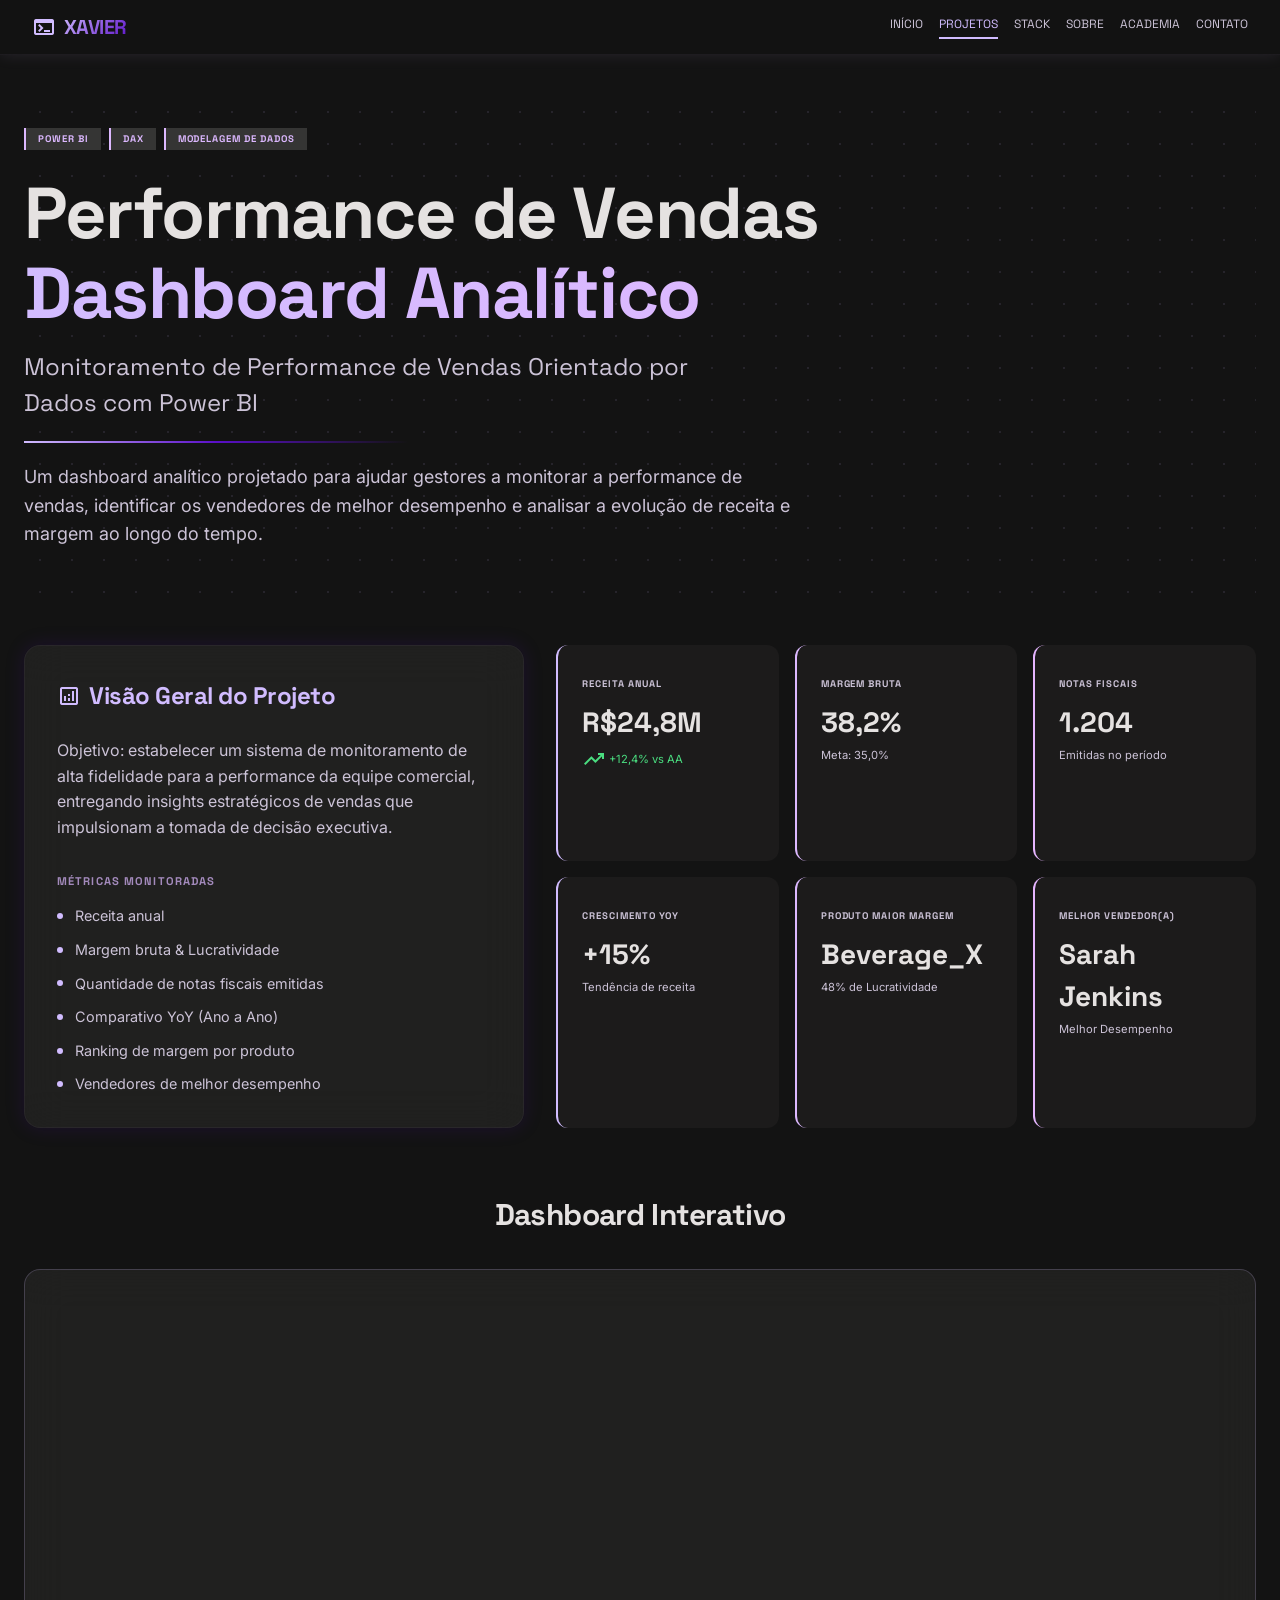
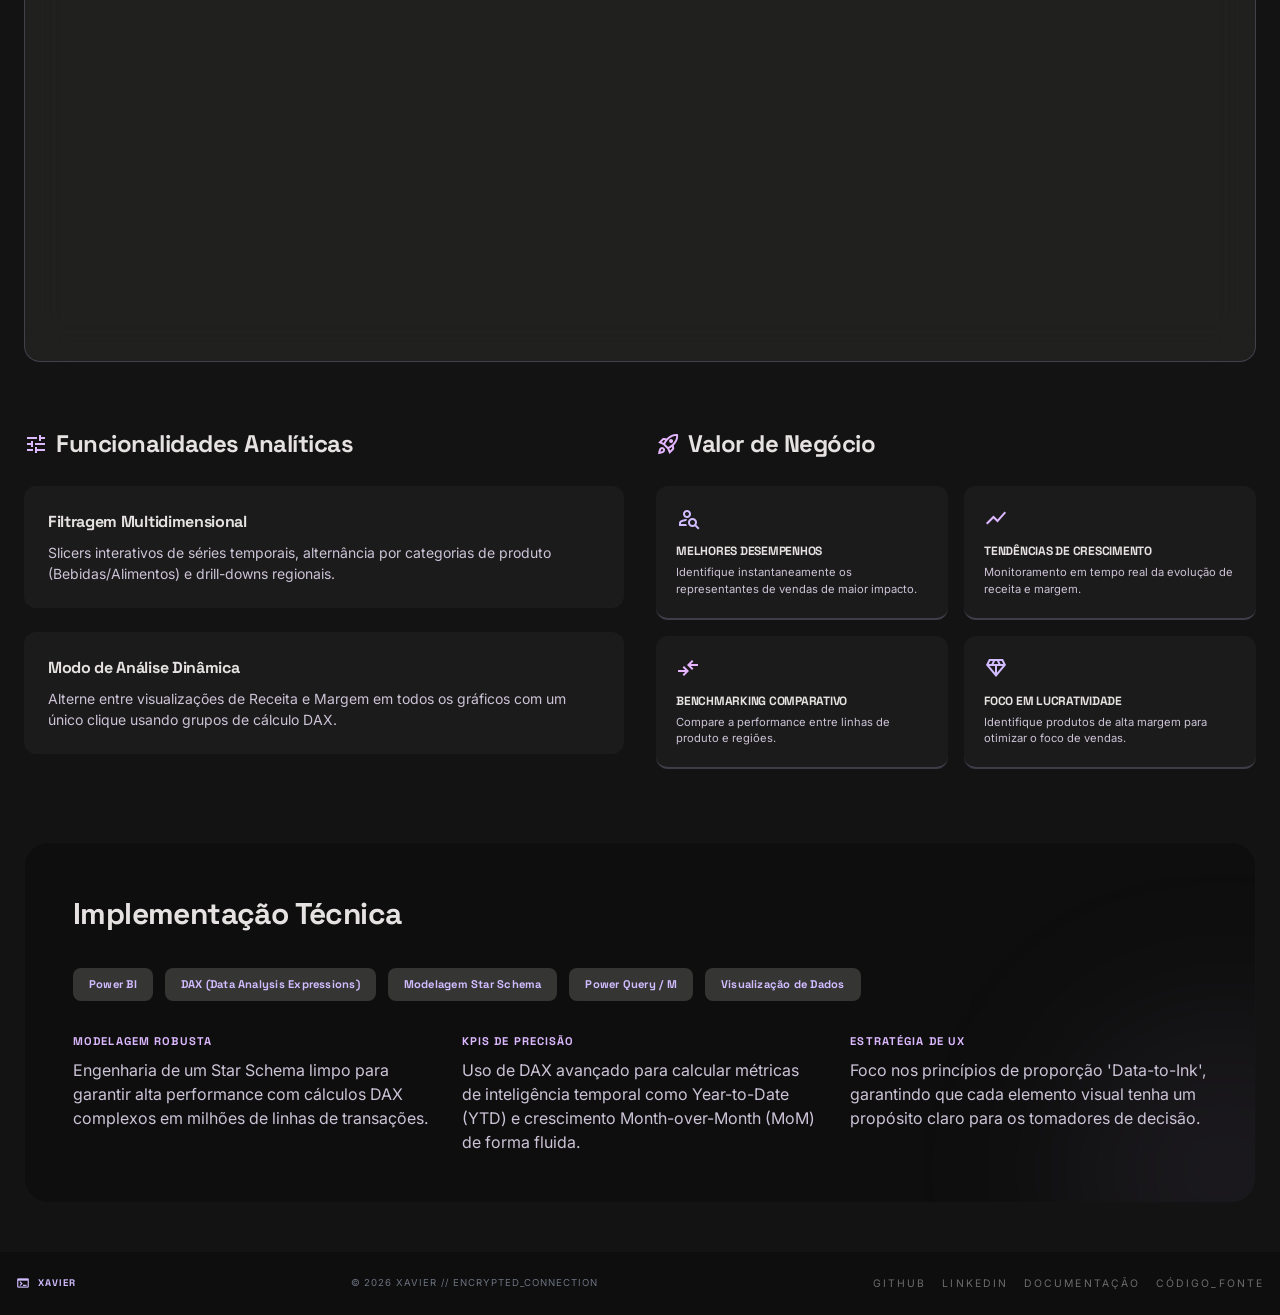
<file: pages/analise-performance-vendas.html>
<!DOCTYPE html>
<html lang="pt-BR">

<head>
  <meta charset="UTF-8">
  <meta name="viewport" content="width=device-width, initial-scale=1.0, viewport-fit=cover">
  <title>Análise de Performance de Vendas | Neon Dashboard</title>
  <!-- Google Fonts & Material Icons (no JS) -->
  <link
    href="https://fonts.googleapis.com/css2?family=Space+Grotesk:wght@300;400;500;600;700&family=Inter:wght@300;400;500;600;700&display=swap"
    rel="stylesheet">
  <link href="https://fonts.googleapis.com/css2?family=Material+Symbols+Outlined:wght,FILL@100..700,0..1&display=swap"
    rel="stylesheet">
  <!-- External CSS (pure, no Tailwind, no JS) -->
  <link rel="stylesheet" href="../styles/css/main.css">
    <link rel="stylesheet" href="../styles/css/pages/analise-vendas.css">
</head>

<body class="dark-body">
  <!-- ── Header ── -->
  <header class="top-bar">
    <div class="container">
      <div class="logo-area">
        <span class="material-symbols-outlined neon-icon">terminal</span>
        <span class="logo-text">Xavier</span>
      </div>
      <nav class="desktop-nav">
        <a href="../index.html" class="nav-link">Início</a>
        <a href="cases.html" class="nav-link active">Projetos</a>
        <a href="stack.html" class="nav-link">Stack</a>
        <a href="about.html" class="nav-link">Sobre</a>
        <a href="academic.html" class="nav-link">Academia</a>
        <a href="contact.html" class="nav-link">Contato</a>
      </nav>
    </div>
  </header>

  <main class="main-content">
    <!-- Hero Section with radial pattern -->
    <section class="hero-section">
      <div class="hero-bg-pattern"></div>
      <div class="hero-content">
        <div class="badge-group">
          <span class="badge">Power BI</span>
          <span class="badge">DAX</span>
          <span class="badge">Modelagem de Dados</span>
        </div>
        <h1 class="hero-title">
          Performance de Vendas <br>
          <span class="gradient-text">Dashboard Analítico</span>
        </h1>
        <p class="hero-subtitle">Monitoramento de Performance de Vendas Orientado por Dados com Power BI</p>
        <div class="hero-divider"></div>
        <p class="hero-description">
          Um dashboard analítico projetado para ajudar gestores a monitorar a performance de vendas, identificar os
          vendedores de melhor desempenho e analisar a evolução de receita e margem ao longo do tempo.
        </p>
      </div>
    </section>

    <!-- Project Overview + KPI Grid (no sidebar) -->
    <section class="overview-kpi-grid">
      <!-- Glass panel overview -->
      <div class="overview-card glass-panel">
        <h2 class="section-title-icon">
          <span class="material-symbols-outlined">analytics</span>
          Visão Geral do Projeto
        </h2>
        <p class="overview-text">
          Objetivo: estabelecer um sistema de monitoramento de alta fidelidade para a performance da equipe comercial,
          entregando insights estratégicos de vendas que impulsionam a tomada de decisão executiva.
        </p>
        <div class="metrics-list-container">
          <h3 class="metrics-heading">Métricas Monitoradas</h3>
          <ul class="metrics-list">
            <li><span class="bullet-dot"></span> Receita anual</li>
            <li><span class="bullet-dot"></span> Margem bruta &amp; Lucratividade</li>
            <li><span class="bullet-dot"></span> Quantidade de notas fiscais emitidas</li>
            <li><span class="bullet-dot"></span> Comparativo YoY (Ano a Ano)</li>
            <li><span class="bullet-dot"></span> Ranking de margem por produto</li>
            <li><span class="bullet-dot"></span> Vendedores de melhor desempenho</li>
          </ul>
        </div>
      </div>

      <!-- KPI Cards Grid -->
      <div class="kpi-grid">
        <div class="kpi-card border-primary">
          <span class="kpi-label">Receita Anual</span>
          <div class="kpi-value">R$24,8M</div>
          <div class="kpi-trend up"><span class="material-symbols-outlined">trending_up</span> +12,4% vs AA</div>
        </div>
        <div class="kpi-card border-secondary">
          <span class="kpi-label">Margem Bruta</span>
          <div class="kpi-value">38,2%</div>
          <div class="kpi-sub">Meta: 35,0%</div>
        </div>
        <div class="kpi-card border-tertiary">
          <span class="kpi-label">Notas Fiscais</span>
          <div class="kpi-value">1.204</div>
          <div class="kpi-sub">Emitidas no período</div>
        </div>
        <div class="kpi-card border-primary">
          <span class="kpi-label">Crescimento YoY</span>
          <div class="kpi-value">+15%</div>
          <div class="kpi-sub">Tendência de receita</div>
        </div>
        <div class="kpi-card border-secondary">
          <span class="kpi-label">Produto Maior Margem</span>
          <div class="kpi-value">Beverage_X</div>
          <div class="kpi-sub">48% de Lucratividade</div>
        </div>
        <div class="kpi-card border-tertiary">
          <span class="kpi-label">Melhor Vendedor(a)</span>
          <div class="kpi-value">Sarah Jenkins</div>
          <div class="kpi-sub">Melhor Desempenho</div>
        </div>
      </div>
    </section>

    <!-- Embedded Dashboard (Power BI placeholder) -->
    <section class="dashboard-section">
      <h2 class="dashboard-title">Dashboard Interativo</h2>
      <div class="dashboard-container glass-panel">
        <iframe title="dashboard Performance Vendas" width="100%" height="100%" src="https://app.powerbi.com/view?r=eyJrIjoiOGUzNGI0NWQtZDljYS00NmEyLWI4YjQtYmEyYTc1MDAxNTNjIiwidCI6IjEzOGExMjJiLTM5OTgtNDA3My1hNTcxLWZlN2FhYzQ5OTU2MCJ9" frameborder="0" allowFullScreen="true"></iframe>
      </div>
    </section>

    <!-- Analytical Features & Business Value (2-column) -->
    <section class="features-value-grid">
      <div class="features-col">
        <h3 class="col-heading"><span class="material-symbols-outlined text-secondary">tune</span> Funcionalidades
          Analíticas</h3>
        <div class="feature-card">
          <h4 class="feature-title">Filtragem Multidimensional</h4>
          <p class="feature-desc">Slicers interativos de séries temporais, alternância por categorias de produto
            (Bebidas/Alimentos) e drill-downs regionais.</p>
        </div>
        <div class="feature-card">
          <h4 class="feature-title">Modo de Análise Dinâmica</h4>
          <p class="feature-desc">Alterne entre visualizações de Receita e Margem em todos os gráficos com um único
            clique usando grupos de cálculo DAX.</p>
        </div>
      </div>
      <div class="value-col">
        <h3 class="col-heading"><span class="material-symbols-outlined text-tertiary">rocket_launch</span> Valor de
          Negócio</h3>
        <div class="value-grid-cards">
          <div class="value-card">
            <span class="material-symbols-outlined value-icon-primary">person_search</span>
            <h4 class="value-title">Melhores Desempenhos</h4>
            <p class="value-desc">Identifique instantaneamente os representantes de vendas de maior impacto.</p>
          </div>
          <div class="value-card">
            <span class="material-symbols-outlined value-icon-secondary">show_chart</span>
            <h4 class="value-title">Tendências de Crescimento</h4>
            <p class="value-desc">Monitoramento em tempo real da evolução de receita e margem.</p>
          </div>
          <div class="value-card">
            <span class="material-symbols-outlined value-icon-tertiary">compare_arrows</span>
            <h4 class="value-title">Benchmarking Comparativo</h4>
            <p class="value-desc">Compare a performance entre linhas de produto e regiões.</p>
          </div>
          <div class="value-card">
            <span class="material-symbols-outlined value-icon-primary">diamond</span>
            <h4 class="value-title">Foco em Lucratividade</h4>
            <p class="value-desc">Identifique produtos de alta margem para otimizar o foco de vendas.</p>
          </div>
        </div>
      </div>
    </section>

    <!-- Technical Implementation Section (blurred background) -->
    <section class="tech-section">
      <div class="tech-bg-blur"></div>
      <div class="tech-content">
        <h3 class="tech-main-title">Implementação Técnica</h3>
        <div class="tech-stack">
          <span class="tech-tag">Power BI</span>
          <span class="tech-tag">DAX (Data Analysis Expressions)</span>
          <span class="tech-tag">Modelagem Star Schema</span>
          <span class="tech-tag">Power Query / M</span>
          <span class="tech-tag">Visualização de Dados</span>
        </div>
        <div class="tech-grid">
          <div>
            <h4 class="tech-subtitle">Modelagem Robusta</h4>
            <p class="tech-text">Engenharia de um Star Schema limpo para garantir alta performance com cálculos DAX
              complexos em milhões de linhas de transações.</p>
          </div>
          <div>
            <h4 class="tech-subtitle">KPIs de Precisão</h4>
            <p class="tech-text">Uso de DAX avançado para calcular métricas de inteligência temporal como Year-to-Date
              (YTD) e crescimento Month-over-Month (MoM) de forma fluida.</p>
          </div>
          <div>
            <h4 class="tech-subtitle">Estratégia de UX</h4>
            <p class="tech-text">Foco nos princípios de proporção 'Data-to-Ink', garantindo que cada elemento visual
              tenha um propósito claro para os tomadores de decisão.</p>
          </div>
        </div>
      </div>
    </section>
  </main>

  <!-- Footer (no sidebar) -->
  <footer class="site-footer">
    <div class="footer-content">
      <div class="footer-logo">
        <span class="material-symbols-outlined footer-icon">terminal</span>
        <span class="footer-brand">XAVIER</span>
      </div>
      <div class="footer-copyright">© 2026 XAVIER // ENCRYPTED_CONNECTION</div>
      <div class="footer-links">
        <a href="https://github.com/xavier9190" class="footer-link" target="_blank">GitHub</a>
        <a href="https://www.linkedin.com/in/pedrohenriquereisxavier/" class="footer-link" target="_blank">LinkedIn</a>
        <a href="#" class="footer-link">Documentação</a>
        <a href="https://github.com/xavier9190/Portifolio" class="footer-link" target="_blank">Código_Fonte</a>
      </div>
    </div>
  </footer>
</body>

</html>
</file>
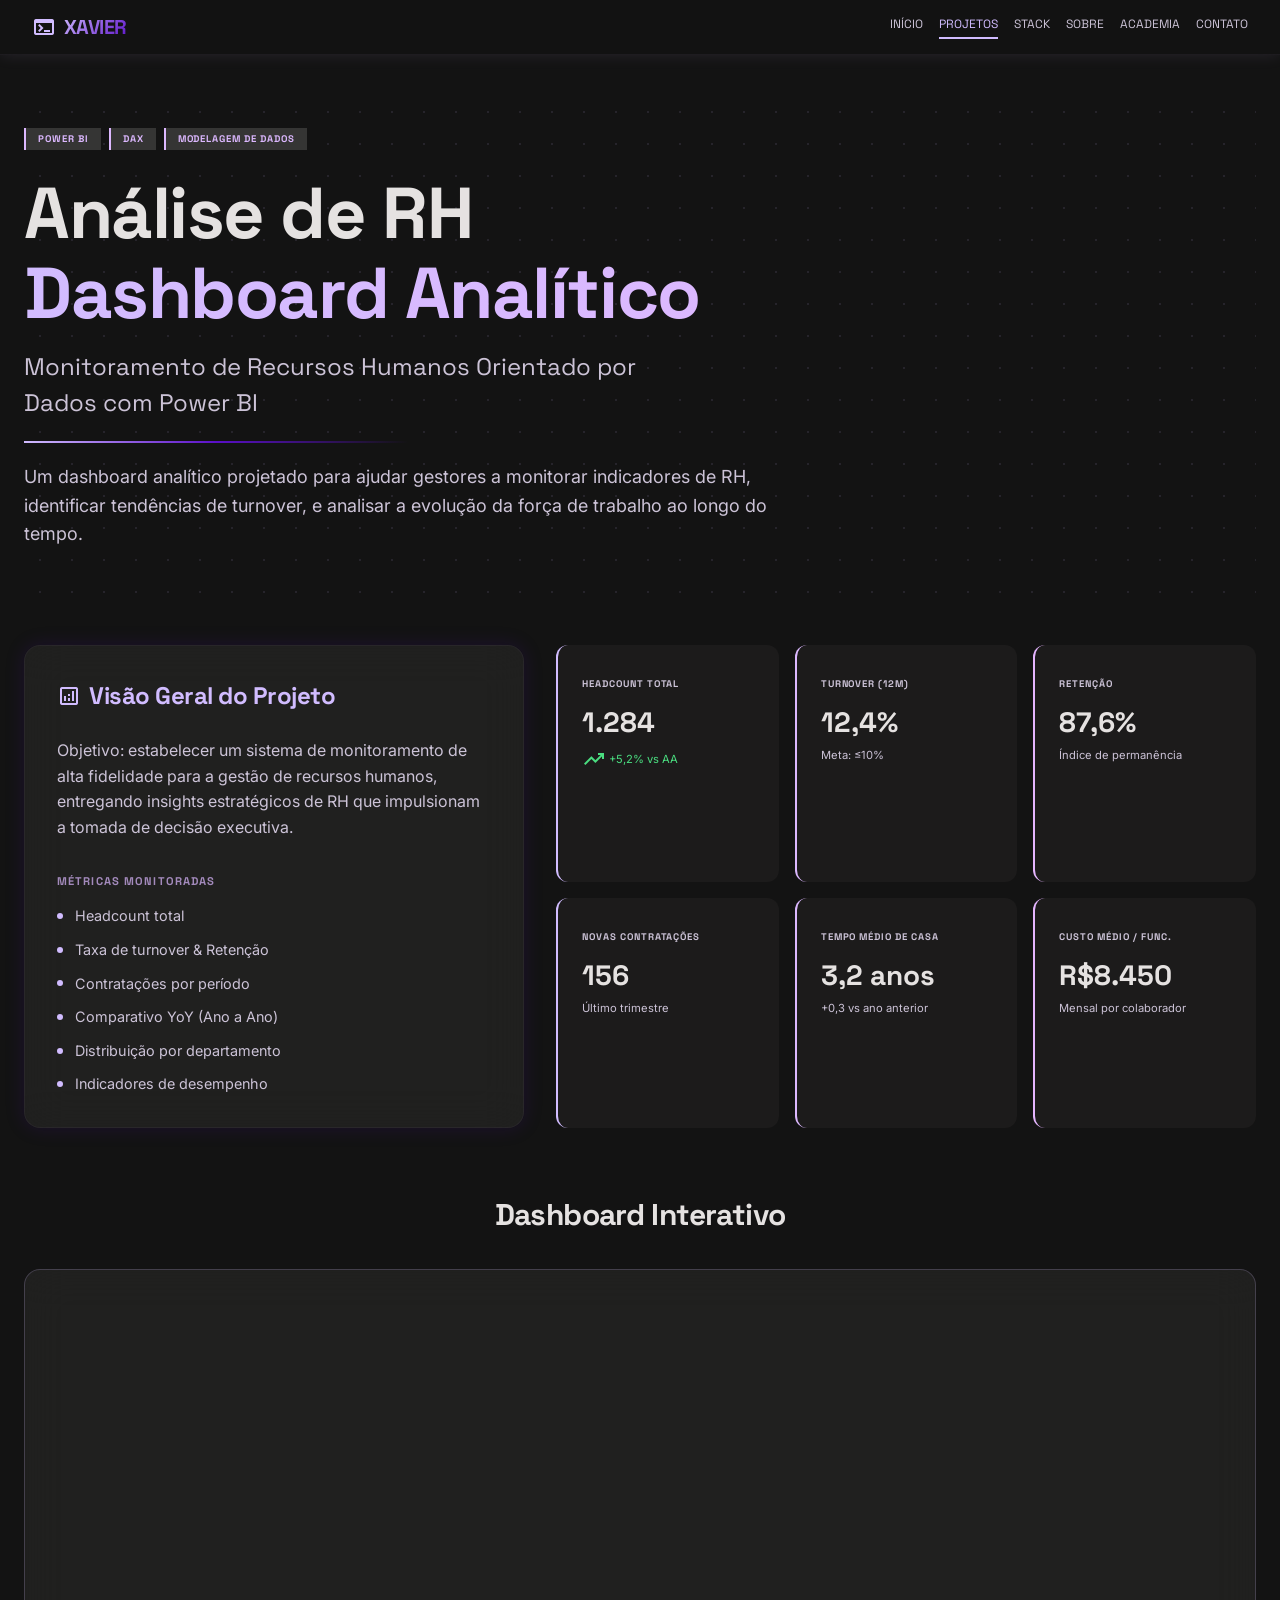
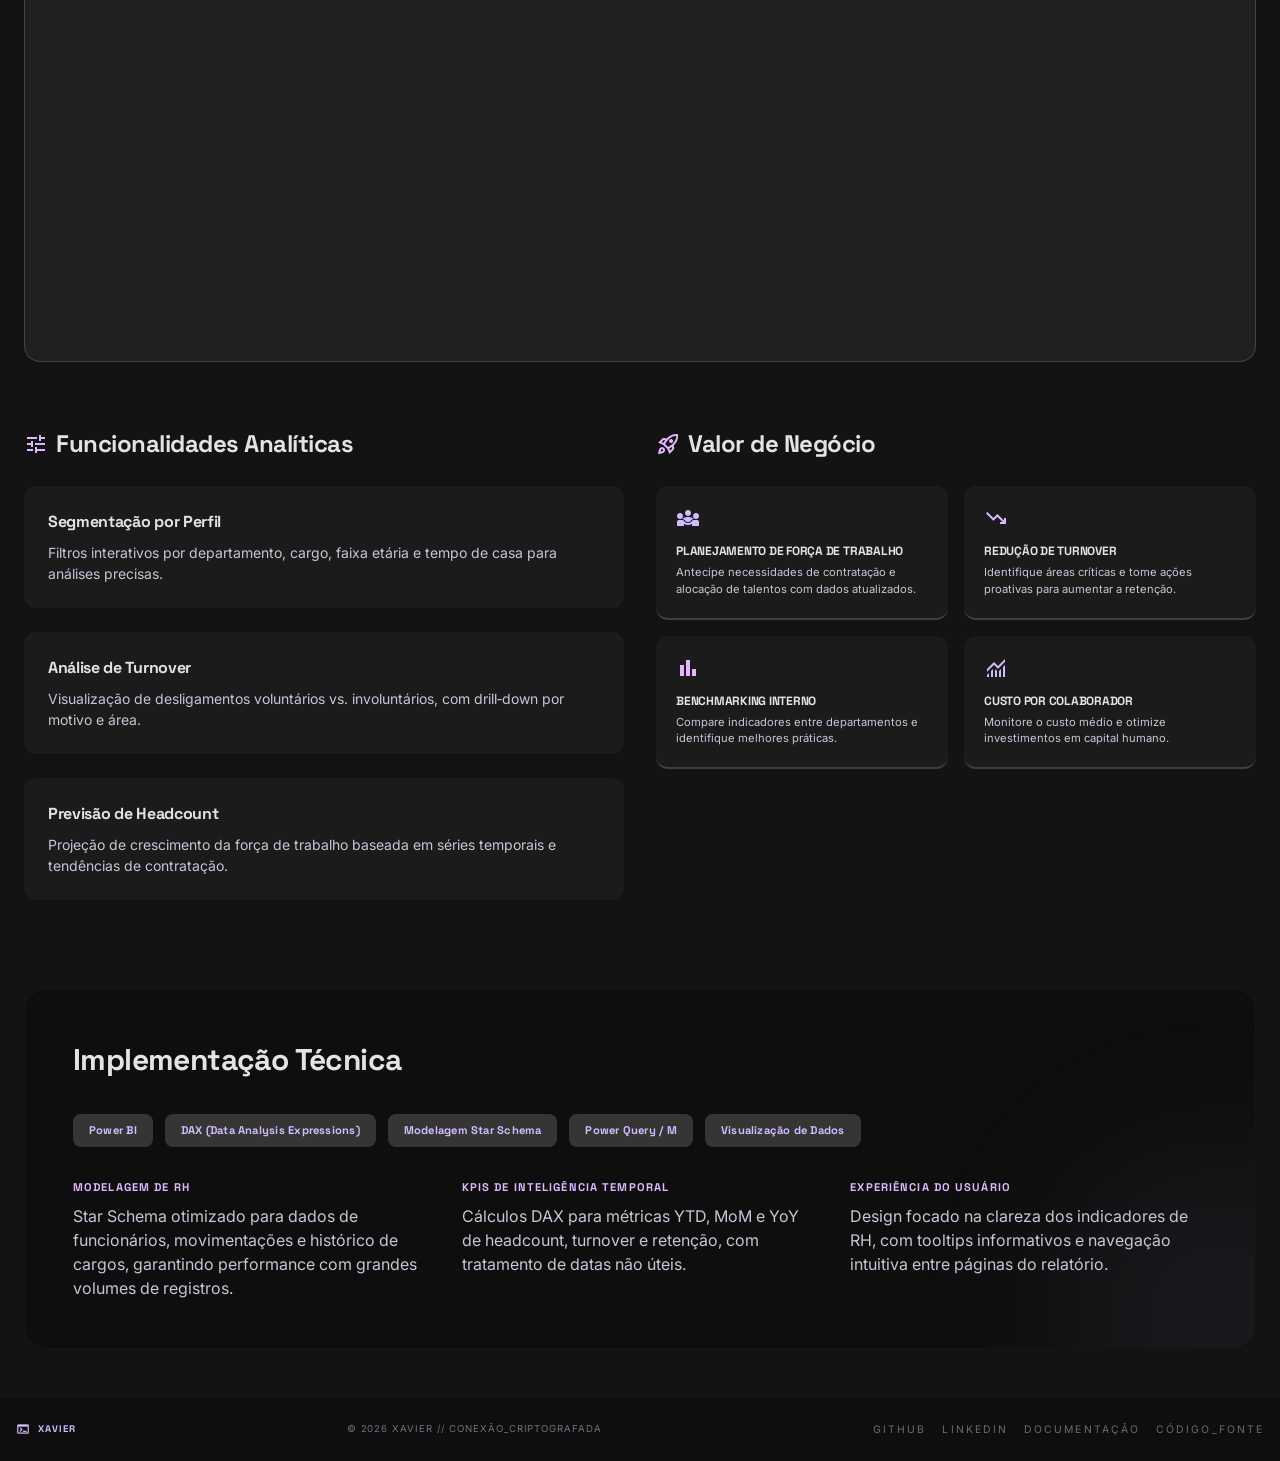
<file: pages/analise-rh.html>
<!DOCTYPE html>
<html lang="pt-BR">
<head>
  <meta charset="UTF-8">
  <meta name="viewport" content="width=device-width, initial-scale=1.0, viewport-fit=cover">
  <title>Análise de RH | Neon Dashboard</title>
  <!-- Google Fonts & Material Icons -->
  <link href="https://fonts.googleapis.com/css2?family=Space+Grotesk:wght@300;400;500;600;700&family=Inter:wght@300;400;500;600;700&display=swap" rel="stylesheet">
  <link href="https://fonts.googleapis.com/css2?family=Material+Symbols+Outlined:wght,FILL@100..700,0..1&display=swap" rel="stylesheet">
  <!-- External CSS (pure, no Tailwind, no JS) -->
  <link rel="stylesheet" href="../styles/css/main.css">
    <link rel="stylesheet" href="../styles/css/pages/analise-vendas.css">
</head>
<body class="dark-body">
  <!-- ── Header ── -->
  <header class="top-bar">
    <div class="container">
      <div class="logo-area">
        <span class="material-symbols-outlined neon-icon">terminal</span>
        <span class="logo-text">Xavier</span>
      </div>
      <nav class="desktop-nav">
        <a href="../index.html" class="nav-link">Início</a>
        <a href="cases.html" class="nav-link active">Projetos</a>
        <a href="stack.html" class="nav-link">Stack</a>
        <a href="about.html" class="nav-link">Sobre</a>
        <a href="academic.html" class="nav-link">Academia</a>
        <a href="contact.html" class="nav-link">Contato</a>
      </nav>
    </div>
  </header>

  <main class="main-content">
    <!-- Hero Section with radial pattern -->
    <section class="hero-section">
      <div class="hero-bg-pattern"></div>
      <div class="hero-content">
        <div class="badge-group">
          <span class="badge">Power BI</span>
          <span class="badge">DAX</span>
          <span class="badge">Modelagem de Dados</span>
        </div>
        <h1 class="hero-title">
          Análise de RH <br>
          <span class="gradient-text">Dashboard Analítico</span>
        </h1>
        <p class="hero-subtitle">Monitoramento de Recursos Humanos Orientado por Dados com Power BI</p>
        <div class="hero-divider"></div>
        <p class="hero-description">
          Um dashboard analítico projetado para ajudar gestores a monitorar indicadores de RH, identificar tendências de turnover, e analisar a evolução da força de trabalho ao longo do tempo.
        </p>
      </div>
    </section>

    <!-- Project Overview + KPI Grid (no sidebar) -->
    <section class="overview-kpi-grid">
      <!-- Glass panel overview -->
      <div class="overview-card glass-panel">
        <h2 class="section-title-icon">
          <span class="material-symbols-outlined">analytics</span>
          Visão Geral do Projeto
        </h2>
        <p class="overview-text">
          Objetivo: estabelecer um sistema de monitoramento de alta fidelidade para a gestão de recursos humanos, entregando insights estratégicos de RH que impulsionam a tomada de decisão executiva.
        </p>
        <div class="metrics-list-container">
          <h3 class="metrics-heading">Métricas Monitoradas</h3>
          <ul class="metrics-list">
            <li><span class="bullet-dot"></span> Headcount total</li>
            <li><span class="bullet-dot"></span> Taxa de turnover &amp; Retenção</li>
            <li><span class="bullet-dot"></span> Contratações por período</li>
            <li><span class="bullet-dot"></span> Comparativo YoY (Ano a Ano)</li>
            <li><span class="bullet-dot"></span> Distribuição por departamento</li>
            <li><span class="bullet-dot"></span> Indicadores de desempenho</li>
          </ul>
        </div>
      </div>

      <!-- KPI Cards Grid (now with HR metrics) -->
      <div class="kpi-grid">
        <div class="kpi-card border-primary">
          <span class="kpi-label">Headcount Total</span>
          <div class="kpi-value">1.284</div>
          <div class="kpi-trend up"><span class="material-symbols-outlined">trending_up</span> +5,2% vs AA</div>
        </div>
        <div class="kpi-card border-secondary">
          <span class="kpi-label">Turnover (12m)</span>
          <div class="kpi-value">12,4%</div>
          <div class="kpi-sub">Meta: ≤10%</div>
        </div>
        <div class="kpi-card border-tertiary">
          <span class="kpi-label">Retenção</span>
          <div class="kpi-value">87,6%</div>
          <div class="kpi-sub">Índice de permanência</div>
        </div>
        <div class="kpi-card border-primary">
          <span class="kpi-label">Novas Contratações</span>
          <div class="kpi-value">156</div>
          <div class="kpi-sub">Último trimestre</div>
        </div>
        <div class="kpi-card border-secondary">
          <span class="kpi-label">Tempo Médio de Casa</span>
          <div class="kpi-value">3,2 anos</div>
          <div class="kpi-sub">+0,3 vs ano anterior</div>
        </div>
        <div class="kpi-card border-tertiary">
          <span class="kpi-label">Custo Médio / Func.</span>
          <div class="kpi-value">R$8.450</div>
          <div class="kpi-sub">Mensal por colaborador</div>
        </div>
      </div>
    </section>

    <!-- Embedded Dashboard (Power BI placeholder) -->
    <section class="dashboard-section">
      <h2 class="dashboard-title">Dashboard Interativo</h2>
      <div class="dashboard-container glass-panel">
        <iframe title="dashboard Analise RH" width="100%" height="100%" src="https://app.powerbi.com/view?r=eyJrIjoiZGYzYmUwOGEtMDQyMC00YmQ3LTg3MDAtZWU3ZGNhYmNlNzI1IiwidCI6IjEzOGExMjJiLTM5OTgtNDA3My1hNTcxLWZlN2FhYzQ5OTU2MCJ9" frameborder="0" allowFullScreen="true"></iframe>
      </div>
    </section>

    <!-- Analytical Features & Business Value (2-column) -->
    <section class="features-value-grid">
      <div class="features-col">
        <h3 class="col-heading"><span class="material-symbols-outlined text-secondary">tune</span> Funcionalidades Analíticas</h3>
        <div class="feature-card">
          <h4 class="feature-title">Segmentação por Perfil</h4>
          <p class="feature-desc">Filtros interativos por departamento, cargo, faixa etária e tempo de casa para análises precisas.</p>
        </div>
        <div class="feature-card">
          <h4 class="feature-title">Análise de Turnover</h4>
          <p class="feature-desc">Visualização de desligamentos voluntários vs. involuntários, com drill‑down por motivo e área.</p>
        </div>
        <div class="feature-card">
          <h4 class="feature-title">Previsão de Headcount</h4>
          <p class="feature-desc">Projeção de crescimento da força de trabalho baseada em séries temporais e tendências de contratação.</p>
        </div>
      </div>
      <div class="value-col">
        <h3 class="col-heading"><span class="material-symbols-outlined text-tertiary">rocket_launch</span> Valor de Negócio</h3>
        <div class="value-grid-cards">
          <div class="value-card">
            <span class="material-symbols-outlined value-icon-primary">diversity_3</span>
            <h4 class="value-title">Planejamento de Força de Trabalho</h4>
            <p class="value-desc">Antecipe necessidades de contratação e alocação de talentos com dados atualizados.</p>
          </div>
          <div class="value-card">
            <span class="material-symbols-outlined value-icon-secondary">trending_down</span>
            <h4 class="value-title">Redução de Turnover</h4>
            <p class="value-desc">Identifique áreas críticas e tome ações proativas para aumentar a retenção.</p>
          </div>
          <div class="value-card">
            <span class="material-symbols-outlined value-icon-tertiary">bar_chart</span>
            <h4 class="value-title">Benchmarking Interno</h4>
            <p class="value-desc">Compare indicadores entre departamentos e identifique melhores práticas.</p>
          </div>
          <div class="value-card">
            <span class="material-symbols-outlined value-icon-primary">monitoring</span>
            <h4 class="value-title">Custo por Colaborador</h4>
            <p class="value-desc">Monitore o custo médio e otimize investimentos em capital humano.</p>
          </div>
        </div>
      </div>
    </section>

    <!-- Technical Implementation Section (blurred background) -->
    <section class="tech-section">
      <div class="tech-bg-blur"></div>
      <div class="tech-content">
        <h3 class="tech-main-title">Implementação Técnica</h3>
        <div class="tech-stack">
          <span class="tech-tag">Power BI</span>
          <span class="tech-tag">DAX (Data Analysis Expressions)</span>
          <span class="tech-tag">Modelagem Star Schema</span>
          <span class="tech-tag">Power Query / M</span>
          <span class="tech-tag">Visualização de Dados</span>
        </div>
        <div class="tech-grid">
          <div>
            <h4 class="tech-subtitle">Modelagem de RH</h4>
            <p class="tech-text">Star Schema otimizado para dados de funcionários, movimentações e histórico de cargos, garantindo performance com grandes volumes de registros.</p>
          </div>
          <div>
            <h4 class="tech-subtitle">KPIs de Inteligência Temporal</h4>
            <p class="tech-text">Cálculos DAX para métricas YTD, MoM e YoY de headcount, turnover e retenção, com tratamento de datas não úteis.</p>
          </div>
          <div>
            <h4 class="tech-subtitle">Experiência do Usuário</h4>
            <p class="tech-text">Design focado na clareza dos indicadores de RH, com tooltips informativos e navegação intuitiva entre páginas do relatório.</p>
          </div>
        </div>
      </div>
    </section>
  </main>

  <!-- Footer (no sidebar) -->
  <footer class="site-footer">
    <div class="footer-content">
      <div class="footer-logo">
        <span class="material-symbols-outlined footer-icon">terminal</span>
        <span class="footer-brand">XAVIER</span>
      </div>
      <div class="footer-copyright">© 2026 XAVIER // CONEXÃO_CRIPTOGRAFADA</div>
      <div class="footer-links">
        <a href="https://github.com/xavier9190" class="footer-link" target="_blank">GitHub</a>
        <a href="https://www.linkedin.com/in/pedrohenriquereisxavier/" class="footer-link" target="_blank">LinkedIn</a>
        <a href="#" class="footer-link">Documentação</a>
        <a href="https://github.com/xavier9190/Portifolio" class="footer-link" target="_blank">Código_Fonte</a>
      </div>
    </div>
  </footer>
</body>
</html>
</file>
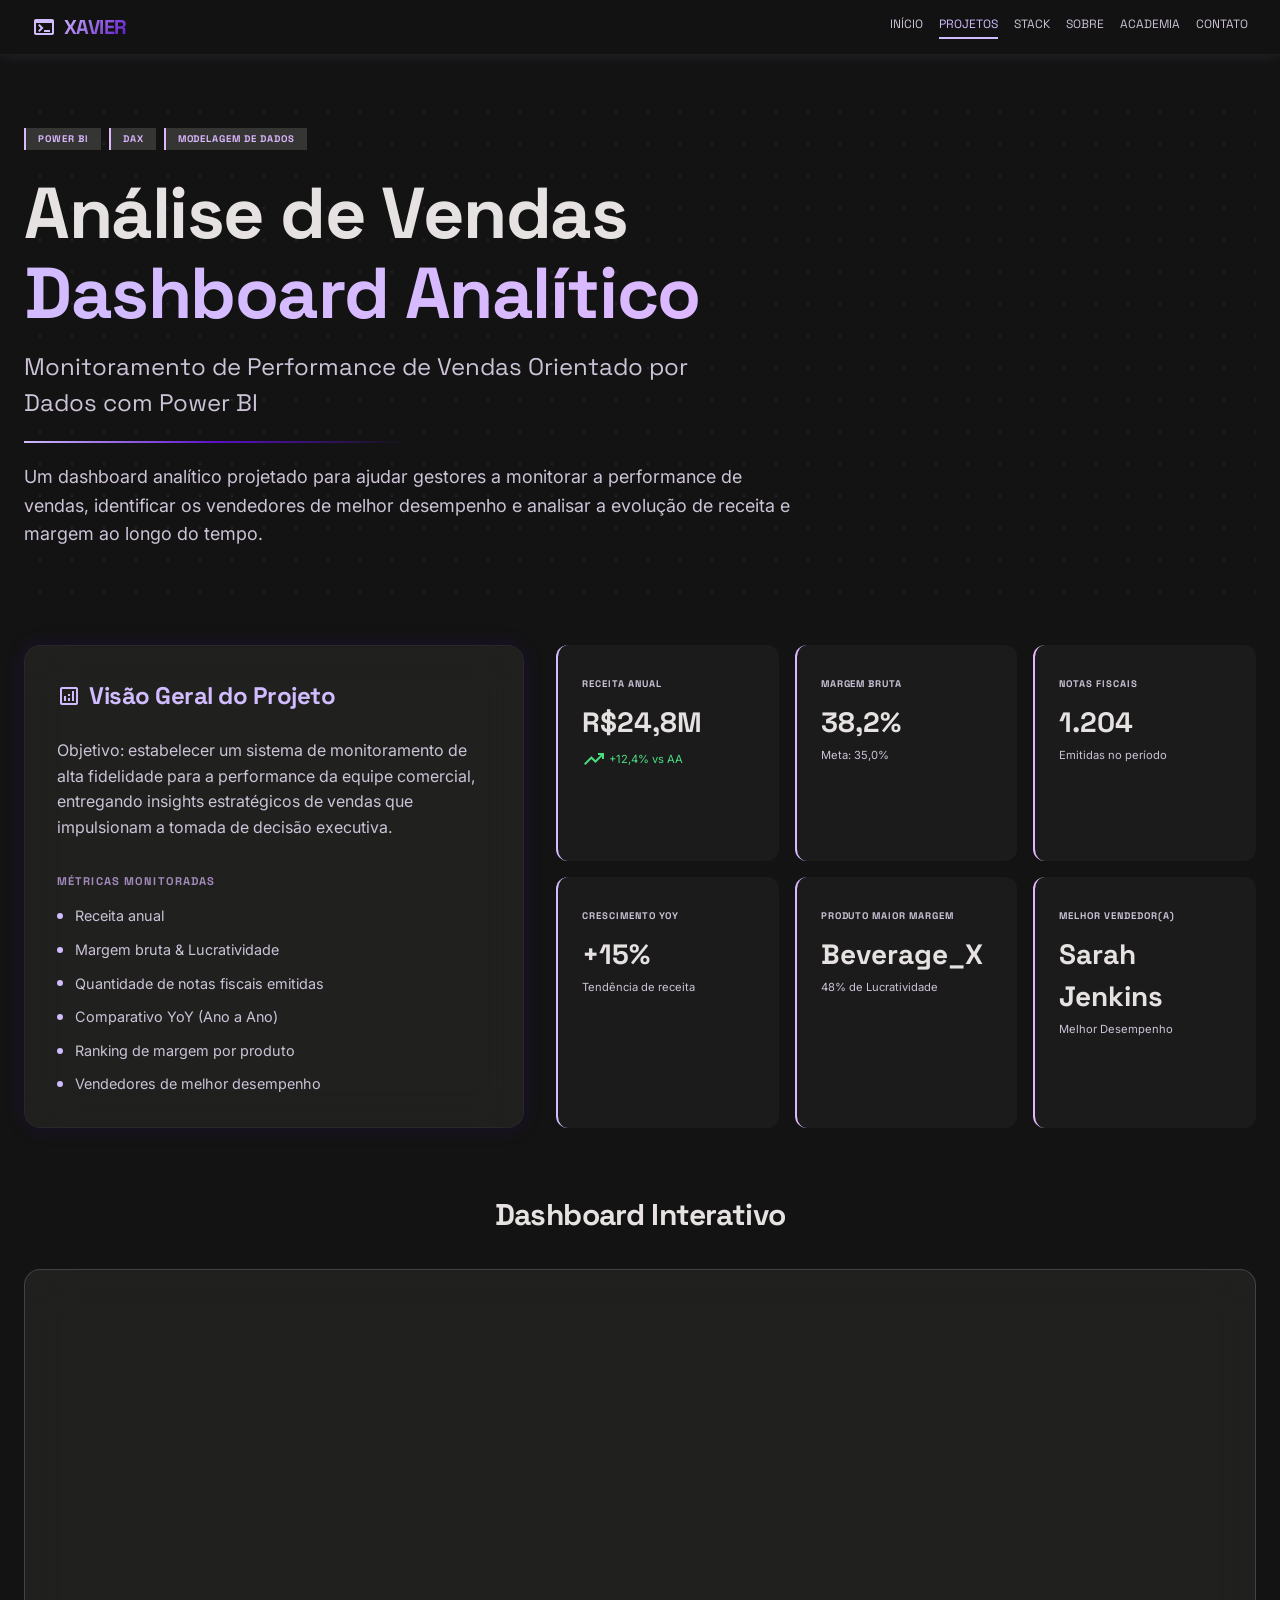
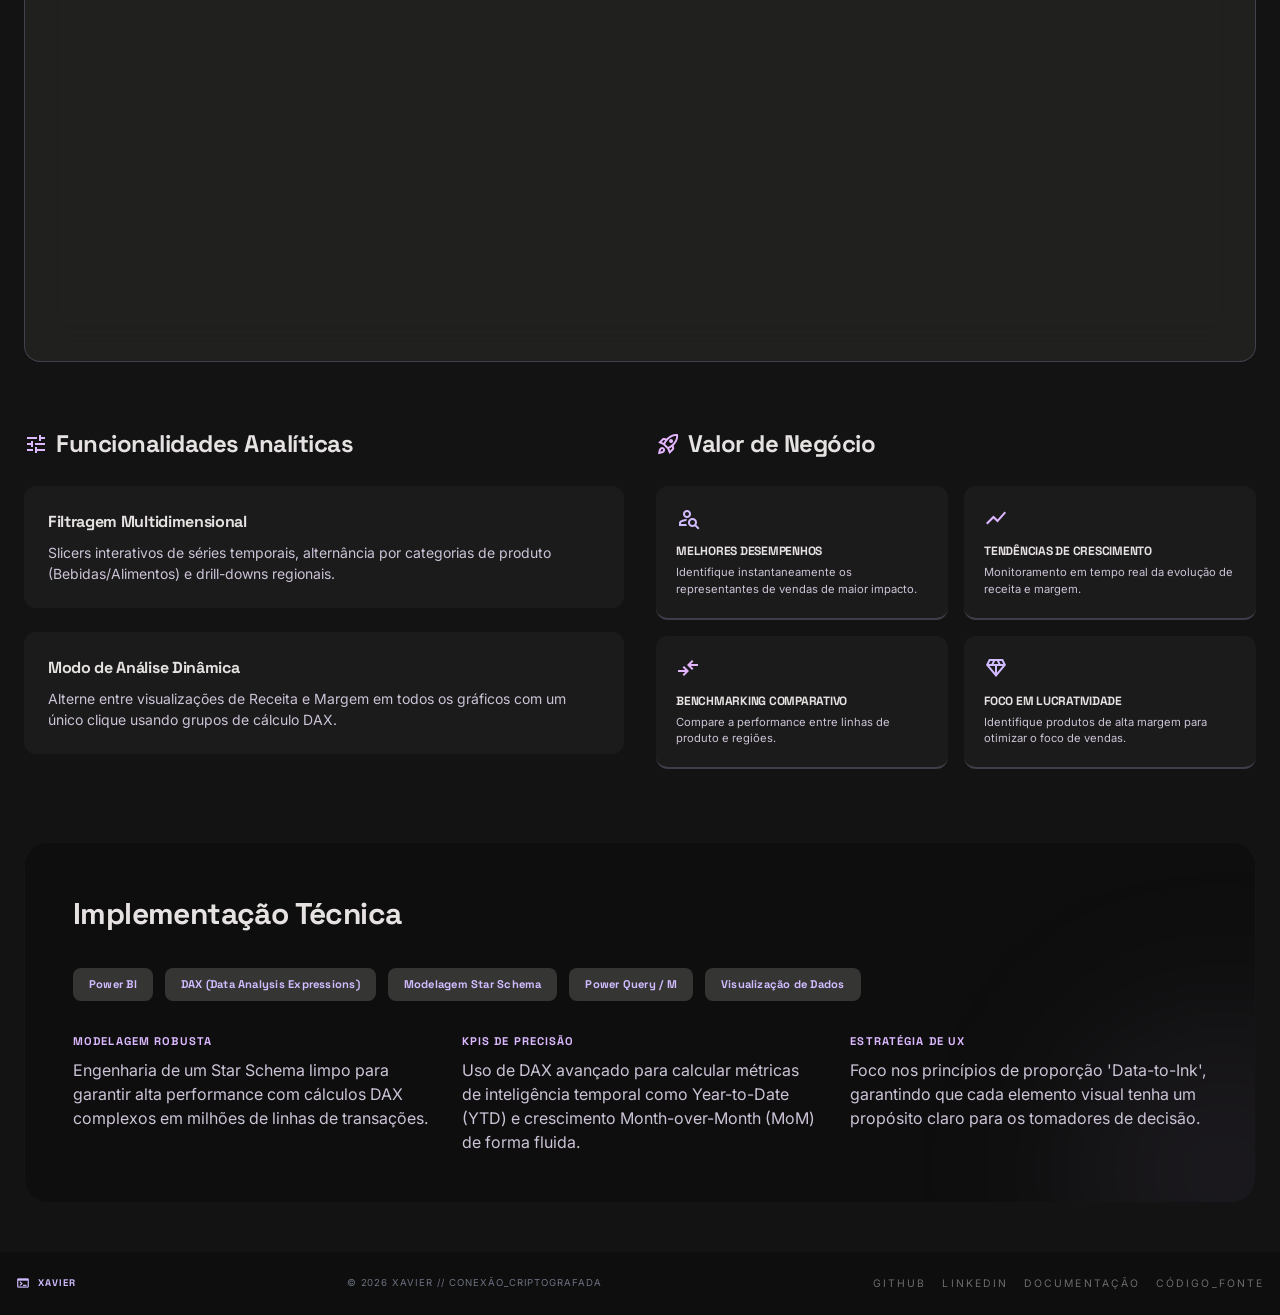
<file: pages/analise-vendas.html>
<!DOCTYPE html>
<html lang="pt-BR">
<head>
  <meta charset="UTF-8">
  <meta name="viewport" content="width=device-width, initial-scale=1.0, viewport-fit=cover">
  <title>Análise de Vendas | Neon Dashboard</title>
  <!-- Google Fonts & Material Icons (no JS) -->
  <link href="https://fonts.googleapis.com/css2?family=Space+Grotesk:wght@300;400;500;600;700&family=Inter:wght@300;400;500;600;700&display=swap" rel="stylesheet">
  <link href="https://fonts.googleapis.com/css2?family=Material+Symbols+Outlined:wght,FILL@100..700,0..1&display=swap" rel="stylesheet">
  <!-- External CSS (pure, no Tailwind, no JS) -->
  <link rel="stylesheet" href="../styles/css/main.css">
    <link rel="stylesheet" href="../styles/css/pages/analise-vendas.css">
</head>
<body class="dark-body">
  <!-- ── Header ── -->
  <header class="top-bar">
    <div class="container">
      <div class="logo-area">
        <span class="material-symbols-outlined neon-icon">terminal</span>
        <span class="logo-text">Xavier</span>
      </div>
      <nav class="desktop-nav">
        <a href="../index.html" class="nav-link">Início</a>
        <a href="cases.html" class="nav-link active">Projetos</a>
        <a href="stack.html" class="nav-link">Stack</a>
        <a href="about.html" class="nav-link">Sobre</a>
        <a href="academic.html" class="nav-link">Academia</a>
        <a href="contact.html" class="nav-link">Contato</a>
      </nav>
    </div>
  </header>

  <main class="main-content">
    <!-- Hero Section with radial pattern -->
    <section class="hero-section">
      <div class="hero-bg-pattern"></div>
      <div class="hero-content">
        <div class="badge-group">
          <span class="badge">Power BI</span>
          <span class="badge">DAX</span>
          <span class="badge">Modelagem de Dados</span>
        </div>
        <h1 class="hero-title">
          Análise de Vendas <br>
          <span class="gradient-text">Dashboard Analítico</span>
        </h1>
        <p class="hero-subtitle">Monitoramento de Performance de Vendas Orientado por Dados com Power BI</p>
        <div class="hero-divider"></div>
        <p class="hero-description">
          Um dashboard analítico projetado para ajudar gestores a monitorar a performance de vendas, identificar os vendedores de melhor desempenho e analisar a evolução de receita e margem ao longo do tempo.
        </p>
      </div>
    </section>

    <!-- Project Overview + KPI Grid (no sidebar) -->
    <section class="overview-kpi-grid">
      <!-- Glass panel overview -->
      <div class="overview-card glass-panel">
        <h2 class="section-title-icon">
          <span class="material-symbols-outlined">analytics</span>
          Visão Geral do Projeto
        </h2>
        <p class="overview-text">
          Objetivo: estabelecer um sistema de monitoramento de alta fidelidade para a performance da equipe comercial, entregando insights estratégicos de vendas que impulsionam a tomada de decisão executiva.
        </p>
        <div class="metrics-list-container">
          <h3 class="metrics-heading">Métricas Monitoradas</h3>
          <ul class="metrics-list">
            <li><span class="bullet-dot"></span> Receita anual</li>
            <li><span class="bullet-dot"></span> Margem bruta &amp; Lucratividade</li>
            <li><span class="bullet-dot"></span> Quantidade de notas fiscais emitidas</li>
            <li><span class="bullet-dot"></span> Comparativo YoY (Ano a Ano)</li>
            <li><span class="bullet-dot"></span> Ranking de margem por produto</li>
            <li><span class="bullet-dot"></span> Vendedores de melhor desempenho</li>
          </ul>
        </div>
      </div>

      <!-- KPI Cards Grid -->
      <div class="kpi-grid">
        <div class="kpi-card border-primary">
          <span class="kpi-label">Receita Anual</span>
          <div class="kpi-value">R$24,8M</div>
          <div class="kpi-trend up"><span class="material-symbols-outlined">trending_up</span> +12,4% vs AA</div>
        </div>
        <div class="kpi-card border-secondary">
          <span class="kpi-label">Margem Bruta</span>
          <div class="kpi-value">38,2%</div>
          <div class="kpi-sub">Meta: 35,0%</div>
        </div>
        <div class="kpi-card border-tertiary">
          <span class="kpi-label">Notas Fiscais</span>
          <div class="kpi-value">1.204</div>
          <div class="kpi-sub">Emitidas no período</div>
        </div>
        <div class="kpi-card border-primary">
          <span class="kpi-label">Crescimento YoY</span>
          <div class="kpi-value">+15%</div>
          <div class="kpi-sub">Tendência de receita</div>
        </div>
        <div class="kpi-card border-secondary">
          <span class="kpi-label">Produto Maior Margem</span>
          <div class="kpi-value">Beverage_X</div>
          <div class="kpi-sub">48% de Lucratividade</div>
        </div>
        <div class="kpi-card border-tertiary">
          <span class="kpi-label">Melhor Vendedor(a)</span>
          <div class="kpi-value">Sarah Jenkins</div>
          <div class="kpi-sub">Melhor Desempenho</div>
        </div>
      </div>
    </section>

    <!-- Embedded Dashboard (Power BI placeholder) -->
    <section class="dashboard-section">
      <h2 class="dashboard-title">Dashboard Interativo</h2>
      <div class="dashboard-container glass-panel">
        <iframe title="dashboard Analise De Vendas" width="100%" height="100%" src="https://app.powerbi.com/view?r=eyJrIjoiZDEzZGY0NDMtMjIxZS00NDVlLTk1NzMtZGUzNTJiMWRiOTk5IiwidCI6IjEzOGExMjJiLTM5OTgtNDA3My1hNTcxLWZlN2FhYzQ5OTU2MCJ9" frameborder="0" allowFullScreen="true"></iframe>
      </div>
    </section>

    <!-- Analytical Features & Business Value (2-column) -->
    <section class="features-value-grid">
      <div class="features-col">
        <h3 class="col-heading"><span class="material-symbols-outlined text-secondary">tune</span> Funcionalidades Analíticas</h3>
        <div class="feature-card">
          <h4 class="feature-title">Filtragem Multidimensional</h4>
          <p class="feature-desc">Slicers interativos de séries temporais, alternância por categorias de produto (Bebidas/Alimentos) e drill-downs regionais.</p>
        </div>
        <div class="feature-card">
          <h4 class="feature-title">Modo de Análise Dinâmica</h4>
          <p class="feature-desc">Alterne entre visualizações de Receita e Margem em todos os gráficos com um único clique usando grupos de cálculo DAX.</p>
        </div>
      </div>
      <div class="value-col">
        <h3 class="col-heading"><span class="material-symbols-outlined text-tertiary">rocket_launch</span> Valor de Negócio</h3>
        <div class="value-grid-cards">
          <div class="value-card">
            <span class="material-symbols-outlined value-icon-primary">person_search</span>
            <h4 class="value-title">Melhores Desempenhos</h4>
            <p class="value-desc">Identifique instantaneamente os representantes de vendas de maior impacto.</p>
          </div>
          <div class="value-card">
            <span class="material-symbols-outlined value-icon-secondary">show_chart</span>
            <h4 class="value-title">Tendências de Crescimento</h4>
            <p class="value-desc">Monitoramento em tempo real da evolução de receita e margem.</p>
          </div>
          <div class="value-card">
            <span class="material-symbols-outlined value-icon-tertiary">compare_arrows</span>
            <h4 class="value-title">Benchmarking Comparativo</h4>
            <p class="value-desc">Compare a performance entre linhas de produto e regiões.</p>
          </div>
          <div class="value-card">
            <span class="material-symbols-outlined value-icon-primary">diamond</span>
            <h4 class="value-title">Foco em Lucratividade</h4>
            <p class="value-desc">Identifique produtos de alta margem para otimizar o foco de vendas.</p>
          </div>
        </div>
      </div>
    </section>

    <!-- Technical Implementation Section (blurred background) -->
    <section class="tech-section">
      <div class="tech-bg-blur"></div>
      <div class="tech-content">
        <h3 class="tech-main-title">Implementação Técnica</h3>
        <div class="tech-stack">
          <span class="tech-tag">Power BI</span>
          <span class="tech-tag">DAX (Data Analysis Expressions)</span>
          <span class="tech-tag">Modelagem Star Schema</span>
          <span class="tech-tag">Power Query / M</span>
          <span class="tech-tag">Visualização de Dados</span>
        </div>
        <div class="tech-grid">
          <div>
            <h4 class="tech-subtitle">Modelagem Robusta</h4>
            <p class="tech-text">Engenharia de um Star Schema limpo para garantir alta performance com cálculos DAX complexos em milhões de linhas de transações.</p>
          </div>
          <div>
            <h4 class="tech-subtitle">KPIs de Precisão</h4>
            <p class="tech-text">Uso de DAX avançado para calcular métricas de inteligência temporal como Year-to-Date (YTD) e crescimento Month-over-Month (MoM) de forma fluida.</p>
          </div>
          <div>
            <h4 class="tech-subtitle">Estratégia de UX</h4>
            <p class="tech-text">Foco nos princípios de proporção 'Data-to-Ink', garantindo que cada elemento visual tenha um propósito claro para os tomadores de decisão.</p>
          </div>
        </div>
      </div>
    </section>
  </main>

  <!-- Footer (no sidebar) -->
  <footer class="site-footer">
    <div class="footer-content">
      <div class="footer-logo">
        <span class="material-symbols-outlined footer-icon">terminal</span>
        <span class="footer-brand">XAVIER</span>
      </div>
      <div class="footer-copyright">© 2026 XAVIER // CONEXÃO_CRIPTOGRAFADA</div>
      <div class="footer-links">
        <a href="https://github.com/xavier9190" class="footer-link" target="_blank">GitHub</a>
        <a href="https://www.linkedin.com/in/pedrohenriquereisxavier/" class="footer-link" target="_blank">LinkedIn</a>
        <a href="#" class="footer-link">Documentação</a>
        <a href="https://github.com/xavier9190/Portifolio" class="footer-link" target="_blank">Código_Fonte</a>
      </div>
    </div>
  </footer>
</body>
</html>
</file>
<file: styles/css/main.css>
/* ═══════════════════════════════════════════
   XAVIER PORTFOLIO — MASTER CSS
   Import order matters for correct cascade.
═══════════════════════════════════════════ */

/* Base (loaded first) */
@import 'base/reset.css';
@import 'base/variables.css';
@import 'base/typography.css';
@import 'base/global.css';

/* Layout */
@import 'layout/containers.css';

/* Components */
@import 'components/navbar.css';
@import 'components/footer.css';
@import 'components/buttons.css';

/* Utilities (loaded last among shared files) */
@import 'utilities/colors.css';
</file>
<file: styles/css/pages/analise-vendas.css>
/* ===== ANÁLISE DE VENDAS PAGE ===== */

/* Body layout override for flex column */
body.dark-body {
  display: flex;
  flex-direction: column;
}

/* Page-specific headline font selectors */
.badge, .kpi-label, .tech-tag, .footer-brand {
  font-family: var(--font-headline);
}

/* ========== MAIN CONTENT ========== */
.main-content {
  flex: 1;
  max-width: 1280px;
  margin: 0 auto;
  width: 100%;
  padding: 6rem 1.5rem 3rem 1.5rem;
}

/* Hero Section */
.hero-section {
  position: relative;
  padding: 2rem 0 3rem 0;
  overflow: hidden;
}

.hero-bg-pattern {
  position: absolute;
  inset: 0;
  opacity: 0.1;
  pointer-events: none;
  background-image: radial-gradient(#d1bcff 1px, transparent 1px);
  background-size: 32px 32px;
}

.hero-content {
  position: relative;
  z-index: 10;
}

.badge-group {
  display: flex;
  gap: 0.5rem;
  flex-wrap: wrap;
  margin-bottom: 1.5rem;
}

.badge {
  background-color: var(--surface-container-highest);
  color: var(--secondary);
  font-size: 0.6rem;
  font-weight: bold;
  letter-spacing: 0.1em;
  text-transform: uppercase;
  padding: 0.25rem 0.75rem;
  border-left: 2px solid var(--secondary);
}

.hero-title {
  font-size: 2.5rem;
  font-weight: bold;
  letter-spacing: -0.02em;
  line-height: 1.1;
  color: var(--on-surface);
  margin-bottom: 1rem;
}

@media (min-width: 768px) {
  .hero-title {
    font-size: 4rem;
  }
}

@media (min-width: 1024px) {
  .hero-title {
    font-size: 4.5rem;
  }
}

/* Override gradient direction for this page */
.gradient-text {
  background-image: linear-gradient(135deg, var(--primary), var(--secondary));
}

.hero-subtitle {
  font-size: 1.25rem;
  color: var(--on-surface-variant);
  font-family: var(--font-headline);
  max-width: 42rem;
  margin-bottom: 1rem;
}

@media (min-width: 768px) {
  .hero-subtitle {
    font-size: 1.5rem;
  }
}

.hero-divider {
  height: 2px;
  width: 100%;
  max-width: 24rem;
  background: linear-gradient(90deg, var(--primary), var(--primary-container), transparent);
  margin: 1.25rem 0;
}

.hero-description {
  font-size: 1rem;
  color: var(--on-surface-variant);
  max-width: 48rem;
  line-height: 1.6;
}

@media (min-width: 768px) {
  .hero-description {
    font-size: 1.125rem;
  }
}

/* Overview + KPI grid */
.overview-kpi-grid {
  display: grid;
  grid-template-columns: 1fr;
  gap: 2rem;
  margin: 3rem 0;
}

@media (min-width: 1024px) {
  .overview-kpi-grid {
    grid-template-columns: 5fr 7fr;
  }
}

.glass-panel {
  background: rgba(53, 53, 52, 0.4);
  backdrop-filter: blur(20px);
  -webkit-backdrop-filter: blur(20px);
  border-radius: 1rem;
  border: 1px solid rgba(74, 68, 85, 0.2);
}

.overview-card {
  padding: 2rem;
  box-shadow: 0 0 20px rgba(90, 15, 200, 0.15);
}

.section-title-icon {
  font-size: 1.5rem;
  font-weight: bold;
  display: flex;
  align-items: center;
  gap: 0.5rem;
  color: var(--primary);
  margin-bottom: 1.5rem;
}

.overview-text {
  color: var(--on-surface-variant);
  margin-bottom: 2rem;
  line-height: 1.6;
}

.metrics-heading {
  font-size: 0.7rem;
  font-weight: bold;
  text-transform: uppercase;
  letter-spacing: 0.1em;
  color: rgba(220, 184, 255, 0.7);
  margin-bottom: 1rem;
}

.metrics-list {
  list-style: none;
  display: flex;
  flex-direction: column;
  gap: 0.75rem;
}

.metrics-list li {
  display: flex;
  align-items: center;
  gap: 0.75rem;
  font-size: 0.9rem;
  color: var(--on-surface-variant);
}

.bullet-dot {
  display: inline-block;
  width: 0.375rem;
  height: 0.375rem;
  background-color: var(--primary);
  border-radius: 50%;
}

/* KPI Cards Grid */
.kpi-grid {
  display: grid;
  grid-template-columns: repeat(auto-fill, minmax(180px, 1fr));
  gap: 1rem;
}

.kpi-card {
  background-color: var(--surface-container-low);
  padding: 1.5rem;
  border-radius: 0.75rem;
  border-left: 2px solid;
  transition: background-color 0.2s ease;
}

.kpi-card:hover {
  background-color: var(--surface-container-highest);
}

.border-primary {
  border-left-color: var(--primary);
}
.border-secondary {
  border-left-color: var(--secondary);
}
.border-tertiary {
  border-left-color: var(--tertiary);
}

.kpi-label {
  font-size: 0.6rem;
  font-weight: bold;
  text-transform: uppercase;
  letter-spacing: 0.1em;
  color: var(--on-surface-variant);
}

.kpi-value {
  font-size: 1.75rem;
  font-weight: bold;
  font-family: var(--font-headline);
  color: var(--on-surface);
  margin-top: 0.5rem;
}

.kpi-trend {
  font-size: 0.7rem;
  margin-top: 0.25rem;
  display: flex;
  align-items: center;
  gap: 0.2rem;
}
.kpi-trend.up {
  color: #4ade80;
}
.kpi-sub {
  font-size: 0.7rem;
  color: var(--on-surface-variant);
  margin-top: 0.25rem;
}

/* Dashboard embed section */
.dashboard-section {
  margin: 4rem 0;
}

.dashboard-title {
  font-size: 1.875rem;
  font-weight: bold;
  text-align: center;
  letter-spacing: -0.02em;
  margin-bottom: 2rem;
}

.dashboard-container {
  position: relative;
  width: 100%;
  aspect-ratio: 16 / 9;
  border-radius: 1rem;
  overflow: hidden;
  border: 1px solid rgba(209, 188, 255, 0.2);
}

.dashboard-overlay-gradient {
  position: absolute;
  inset: 0;
  background: linear-gradient(135deg, rgba(209, 188, 255, 0.05), transparent);
  pointer-events: none;
  z-index: 1;
}

.dashboard-img {
  width: 100%;
  height: 100%;
  object-fit: cover;
  opacity: 0.6;
}

.dashboard-overlay-message {
  position: absolute;
  inset: 0;
  display: flex;
  flex-direction: column;
  align-items: center;
  justify-content: center;
  background-color: rgba(14, 14, 14, 0.7);
  backdrop-filter: blur(8px);
  z-index: 2;
}

.dash-icon {
  font-size: 2.5rem;
  color: var(--primary);
  margin-bottom: 0.5rem;
}

.dash-text {
  color: var(--primary);
  font-family: var(--font-headline);
  text-transform: uppercase;
  font-size: 0.75rem;
  letter-spacing: 0.1em;
  text-align: center;
  padding: 0 1rem;
}

/* Features & Value 2-col grid */
.features-value-grid {
  display: grid;
  grid-template-columns: 1fr;
  gap: 3rem;
  margin: 4rem 0;
}

@media (min-width: 768px) {
  .features-value-grid {
    grid-template-columns: 1fr 1fr;
    gap: 2rem;
  }
}

.col-heading {
  font-size: 1.5rem;
  font-weight: bold;
  display: flex;
  align-items: center;
  gap: 0.5rem;
  margin-bottom: 1.5rem;
}

.text-secondary {
  color: var(--secondary);
}
.text-tertiary {
  color: var(--tertiary);
}

.feature-card {
  background-color: var(--surface-container-low);
  padding: 1.5rem;
  border-radius: 0.75rem;
  margin-bottom: 1.5rem;
}

.feature-title {
  font-weight: bold;
  color: var(--on-surface);
  margin-bottom: 0.5rem;
}

.feature-desc {
  font-size: 0.875rem;
  color: var(--on-surface-variant);
}

.value-grid-cards {
  display: grid;
  grid-template-columns: 1fr;
  gap: 1rem;
}

@media (min-width: 640px) {
  .value-grid-cards {
    grid-template-columns: 1fr 1fr;
  }
}

.value-card {
  background-color: var(--surface-container-low);
  padding: 1.25rem;
  border-radius: 0.75rem;
  border-bottom: 2px solid rgba(209, 188, 255, 0.2);
}

.value-icon-primary {
  color: var(--primary);
  margin-bottom: 0.75rem;
  font-size: 1.5rem;
}
.value-icon-secondary {
  color: var(--secondary);
  margin-bottom: 0.75rem;
  font-size: 1.5rem;
}
.value-icon-tertiary {
  color: var(--tertiary);
  margin-bottom: 0.75rem;
  font-size: 1.5rem;
}

.value-title {
  font-size: 0.75rem;
  font-weight: bold;
  text-transform: uppercase;
  margin-bottom: 0.25rem;
}

.value-desc {
  font-size: 0.7rem;
  color: var(--on-surface-variant);
}

/* Technical Implementation Section */
.tech-section {
  position: relative;
  margin-top: 4rem;
  background-color: var(--surface-container-lowest);
  border-radius: 1.5rem;
  border: 1px solid rgba(74, 68, 85, 0.1);
  overflow: hidden;
  padding: 2rem 1.5rem;
}

@media (min-width: 768px) {
  .tech-section {
    padding: 3rem;
  }
}

.tech-bg-blur {
  position: absolute;
  right: -6rem;
  bottom: -6rem;
  width: 16rem;
  height: 16rem;
  background: rgba(209, 188, 255, 0.1);
  filter: blur(100px);
  border-radius: 50%;
  pointer-events: none;
}

.tech-content {
  position: relative;
  z-index: 10;
}

.tech-main-title {
  font-size: 1.875rem;
  font-weight: bold;
  margin-bottom: 2rem;
}

.tech-stack {
  display: flex;
  flex-wrap: wrap;
  gap: 0.75rem;
  margin-bottom: 2rem;
}

.tech-tag {
  background-color: var(--surface-container-highest);
  color: var(--primary);
  font-size: 0.7rem;
  font-weight: bold;
  padding: 0.5rem 1rem;
  border-radius: 0.5rem;
  letter-spacing: 0.02em;
}

.tech-grid {
  display: grid;
  grid-template-columns: 1fr;
  gap: 2rem;
}

@media (min-width: 1024px) {
  .tech-grid {
    grid-template-columns: repeat(3, 1fr);
  }
}

.tech-subtitle {
  color: var(--secondary);
  font-weight: bold;
  font-size: 0.7rem;
  text-transform: uppercase;
  letter-spacing: 0.1em;
  margin-bottom: 0.5rem;
}

.tech-text {
  color: var(--on-surface-variant);
  line-height: 1.5;
}

/* Footer (unique structure for analise pages) */
.site-footer {
  background-color: #0e0e0e;
  border-top: 1px solid rgba(74, 68, 85, 0.1);
  margin-top: auto;
  padding: 1.5rem 1rem;
}

.footer-content {
  max-width: 1280px;
  margin: 0 auto;
  display: flex;
  flex-direction: column;
  align-items: center;
  gap: 1rem;
  text-align: center;
}

@media (min-width: 768px) {
  .footer-content {
    flex-direction: row;
    justify-content: space-between;
    text-align: left;
  }
}

.footer-logo {
  display: flex;
  align-items: center;
  gap: 0.5rem;
}

.footer-icon {
  color: var(--primary);
  font-size: 0.875rem;
}

.footer-brand {
  color: var(--primary);
  font-size: 0.6rem;
  letter-spacing: 0.1em;
  font-weight: bold;
  text-transform: uppercase;
}

.footer-copyright {
  color: #6b7280;
  font-size: 0.6rem;
  letter-spacing: 0.1em;
  text-transform: uppercase;
  font-family: var(--font-body);
}

.footer-links {
  display: flex;
  gap: 1rem;
}

.footer-link {
  color: #6b7280;
  font-size: 0.6rem;
  text-transform: uppercase;
  letter-spacing: 0.1em;
  cursor: pointer;
  text-decoration: none;
  transition: color 0.2s;
}

.footer-link:hover {
  color: var(--primary);
}

/* Responsive adjustments */
@media (max-width: 640px) {
  .main-content {
    padding: 5rem 1rem 2rem 1rem;
  }
  .kpi-grid {
    grid-template-columns: repeat(auto-fill, minmax(150px, 1fr));
  }
  .hero-title {
    font-size: 2rem;
  }
}
</file>
